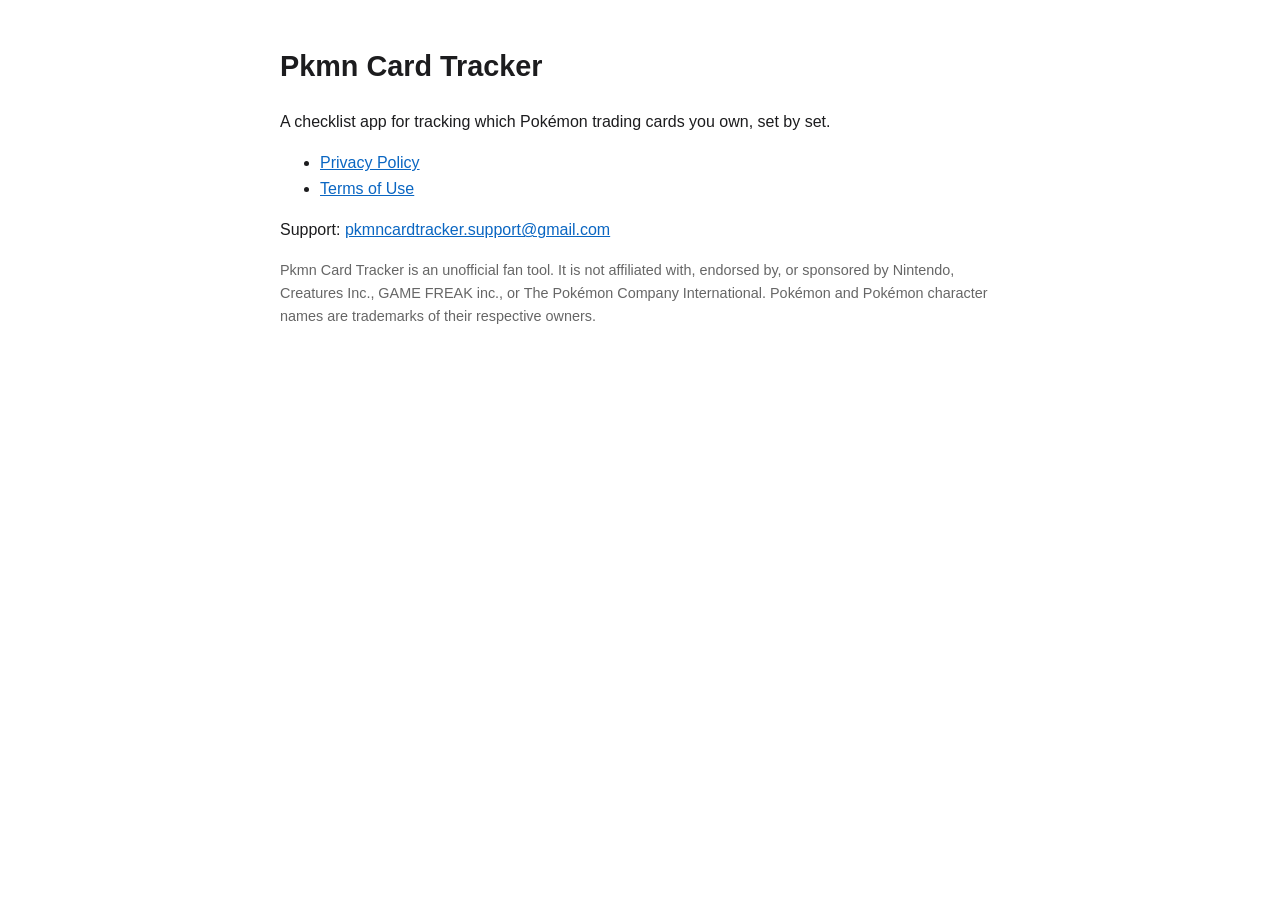
<file: index.html>
<!DOCTYPE html><html lang="en"><head><meta charset="utf-8"><meta name="viewport" content="width=device-width,initial-scale=1"><title>Pkmn Card Tracker</title><link rel="stylesheet" href="style.css"></head><body>
<h1>Pkmn Card Tracker</h1>
<p>A checklist app for tracking which Pokémon trading cards you own, set by set.</p>
<ul><li><a href="privacy.html">Privacy Policy</a></li><li><a href="terms.html">Terms of Use</a></li></ul>
<p>Support: <a href="mailto:pkmncardtracker.support@gmail.com">pkmncardtracker.support@gmail.com</a></p>
<p class="muted">Pkmn Card Tracker is an unofficial fan tool. It is not affiliated with, endorsed by, or sponsored by Nintendo, Creatures Inc., GAME FREAK inc., or The Pokémon Company International. Pokémon and Pokémon character names are trademarks of their respective owners.</p>
</body></html>
</file>
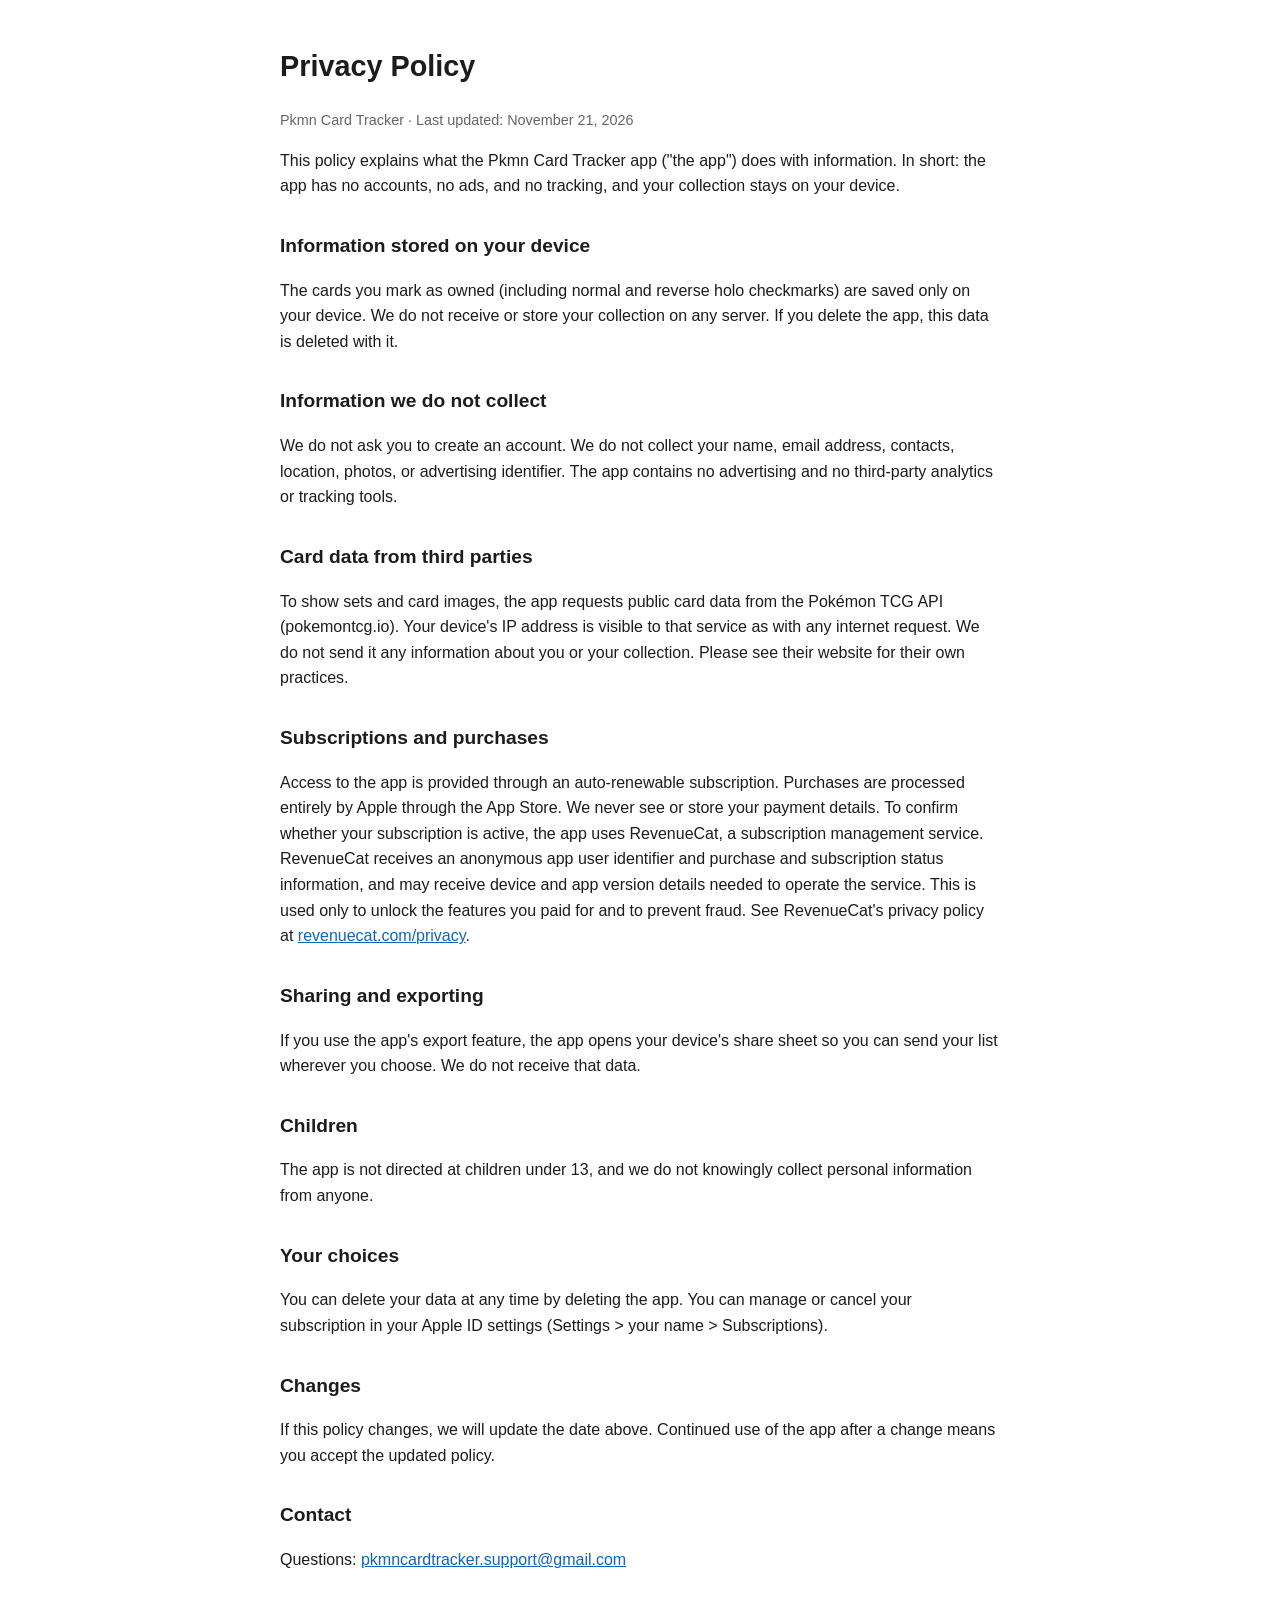
<file: privacy.html>
<!DOCTYPE html><html lang="en"><head><meta charset="utf-8"><meta name="viewport" content="width=device-width,initial-scale=1"><title>Privacy Policy - Pkmn Card Tracker</title><link rel="stylesheet" href="style.css"></head><body>
<h1>Privacy Policy</h1>
<p class="muted">Pkmn Card Tracker · Last updated: November 21, 2026</p>
<p>This policy explains what the Pkmn Card Tracker app ("the app") does with information. In short: the app has no accounts, no ads, and no tracking, and your collection stays on your device.</p>

<h2>Information stored on your device</h2>
<p>The cards you mark as owned (including normal and reverse holo checkmarks) are saved only on your device. We do not receive or store your collection on any server. If you delete the app, this data is deleted with it.</p>

<h2>Information we do not collect</h2>
<p>We do not ask you to create an account. We do not collect your name, email address, contacts, location, photos, or advertising identifier. The app contains no advertising and no third-party analytics or tracking tools.</p>

<h2>Card data from third parties</h2>
<p>To show sets and card images, the app requests public card data from the Pokémon TCG API (pokemontcg.io). Your device's IP address is visible to that service as with any internet request. We do not send it any information about you or your collection. Please see their website for their own practices.</p>

<h2>Subscriptions and purchases</h2>
<p>Access to the app is provided through an auto-renewable subscription. Purchases are processed entirely by Apple through the App Store. We never see or store your payment details. To confirm whether your subscription is active, the app uses RevenueCat, a subscription management service. RevenueCat receives an anonymous app user identifier and purchase and subscription status information, and may receive device and app version details needed to operate the service. This is used only to unlock the features you paid for and to prevent fraud. See RevenueCat's privacy policy at <a href="https://www.revenuecat.com/privacy/">revenuecat.com/privacy</a>.</p>

<h2>Sharing and exporting</h2>
<p>If you use the app's export feature, the app opens your device's share sheet so you can send your list wherever you choose. We do not receive that data.</p>

<h2>Children</h2>
<p>The app is not directed at children under 13, and we do not knowingly collect personal information from anyone.</p>

<h2>Your choices</h2>
<p>You can delete your data at any time by deleting the app. You can manage or cancel your subscription in your Apple ID settings (Settings &gt; your name &gt; Subscriptions).</p>

<h2>Changes</h2>
<p>If this policy changes, we will update the date above. Continued use of the app after a change means you accept the updated policy.</p>

<h2>Contact</h2>
<p>Questions: <a href="mailto:pkmncardtracker.support@gmail.com">pkmncardtracker.support@gmail.com</a></p>
</body></html>
</file>
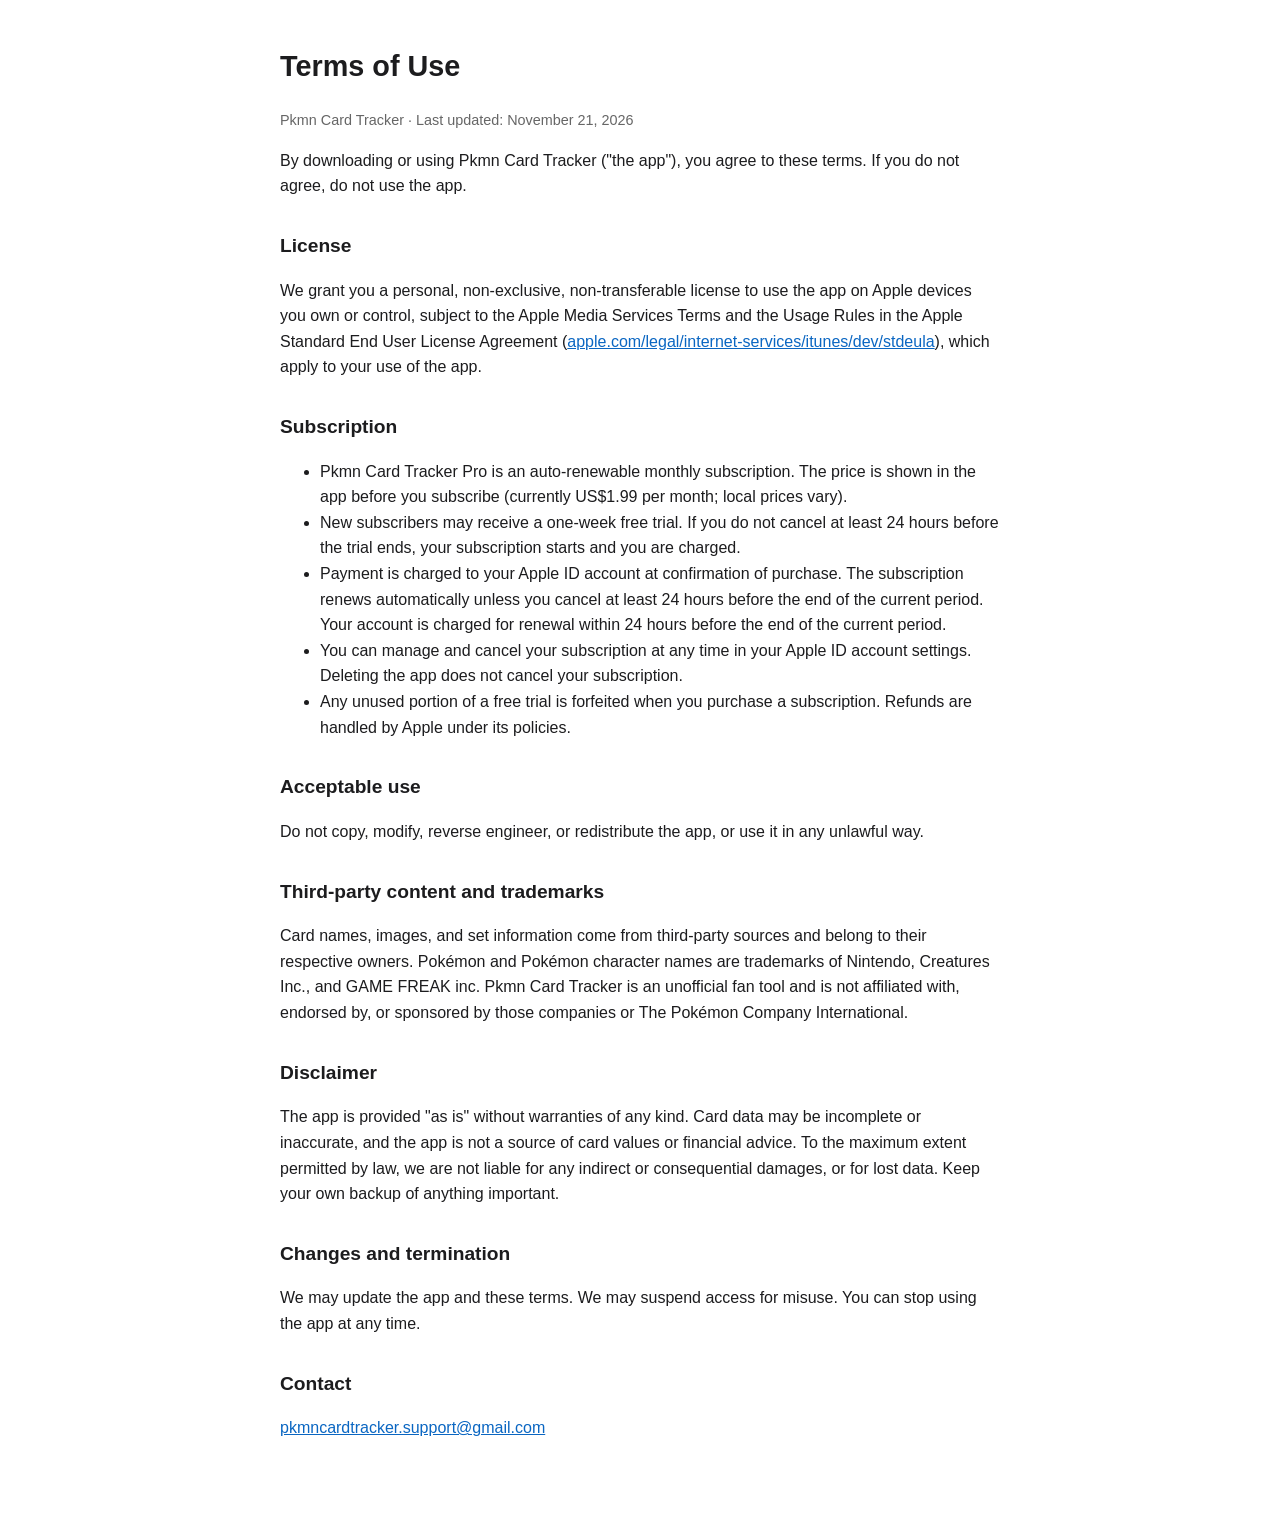
<file: terms.html>
<!DOCTYPE html><html lang="en"><head><meta charset="utf-8"><meta name="viewport" content="width=device-width,initial-scale=1"><title>Terms of Use - Pkmn Card Tracker</title><link rel="stylesheet" href="style.css"></head><body>
<h1>Terms of Use</h1>
<p class="muted">Pkmn Card Tracker · Last updated: November 21, 2026</p>
<p>By downloading or using Pkmn Card Tracker ("the app"), you agree to these terms. If you do not agree, do not use the app.</p>

<h2>License</h2>
<p>We grant you a personal, non-exclusive, non-transferable license to use the app on Apple devices you own or control, subject to the Apple Media Services Terms and the Usage Rules in the Apple Standard End User License Agreement (<a href="https://www.apple.com/legal/internet-services/itunes/dev/stdeula/">apple.com/legal/internet-services/itunes/dev/stdeula</a>), which apply to your use of the app.</p>

<h2>Subscription</h2>
<ul>
<li>Pkmn Card Tracker Pro is an auto-renewable monthly subscription. The price is shown in the app before you subscribe (currently US$1.99 per month; local prices vary).</li>
<li>New subscribers may receive a one-week free trial. If you do not cancel at least 24 hours before the trial ends, your subscription starts and you are charged.</li>
<li>Payment is charged to your Apple ID account at confirmation of purchase. The subscription renews automatically unless you cancel at least 24 hours before the end of the current period. Your account is charged for renewal within 24 hours before the end of the current period.</li>
<li>You can manage and cancel your subscription at any time in your Apple ID account settings. Deleting the app does not cancel your subscription.</li>
<li>Any unused portion of a free trial is forfeited when you purchase a subscription. Refunds are handled by Apple under its policies.</li>
</ul>

<h2>Acceptable use</h2>
<p>Do not copy, modify, reverse engineer, or redistribute the app, or use it in any unlawful way.</p>

<h2>Third-party content and trademarks</h2>
<p>Card names, images, and set information come from third-party sources and belong to their respective owners. Pokémon and Pokémon character names are trademarks of Nintendo, Creatures Inc., and GAME FREAK inc. Pkmn Card Tracker is an unofficial fan tool and is not affiliated with, endorsed by, or sponsored by those companies or The Pokémon Company International.</p>

<h2>Disclaimer</h2>
<p>The app is provided "as is" without warranties of any kind. Card data may be incomplete or inaccurate, and the app is not a source of card values or financial advice. To the maximum extent permitted by law, we are not liable for any indirect or consequential damages, or for lost data. Keep your own backup of anything important.</p>

<h2>Changes and termination</h2>
<p>We may update the app and these terms. We may suspend access for misuse. You can stop using the app at any time.</p>

<h2>Contact</h2>
<p><a href="mailto:pkmncardtracker.support@gmail.com">pkmncardtracker.support@gmail.com</a></p>
</body></html>
</file>
<file: style.css>
body{font-family:-apple-system,BlinkMacSystemFont,"Segoe UI",Roboto,sans-serif;max-width:720px;margin:0 auto;padding:24px 18px 64px;line-height:1.6;color:#1c1c1e}
h1{font-size:1.8rem}h2{font-size:1.2rem;margin-top:2rem}a{color:#0a66c2}
.muted{color:#666;font-size:.9rem}
@media(prefers-color-scheme:dark){body{background:#111;color:#eee}a{color:#6ab0ff}.muted{color:#aaa}}
</file>
